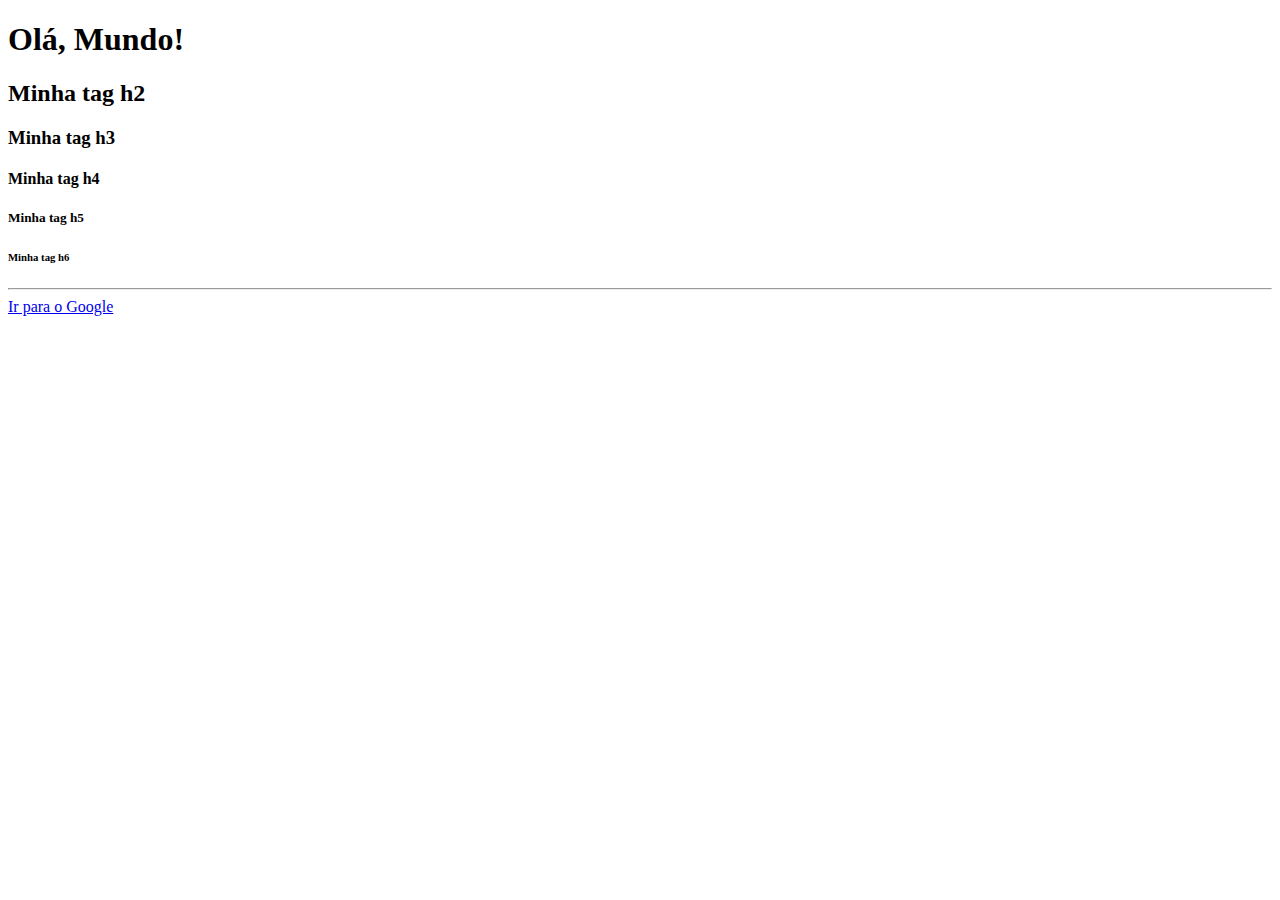
<file: HTML/index.html>
<!DOCTYPE html>
<html lang="pt-br">
<head>
  <meta charset="UTF-8">
  <meta http-equiv="X-UA-Compatible" content="IE=edge">
  <meta name="viewport" content="width=device-width, initial-scale=1.0">
  <title>Document</title>
</head>
<body>
  <h1>Olá, Mundo!</h1>
  <h2>Minha tag h2</h2>
  <h3>Minha tag h3</h3>
  <h4>Minha tag h4</h4>
  <h5>Minha tag h5</h5>
  <h6>Minha tag h6</h6>
  <hr>
  <a href="tel:11955955589" target="_blank" rel="external">Ir para o Google</a>
</body>
</html>
</file>
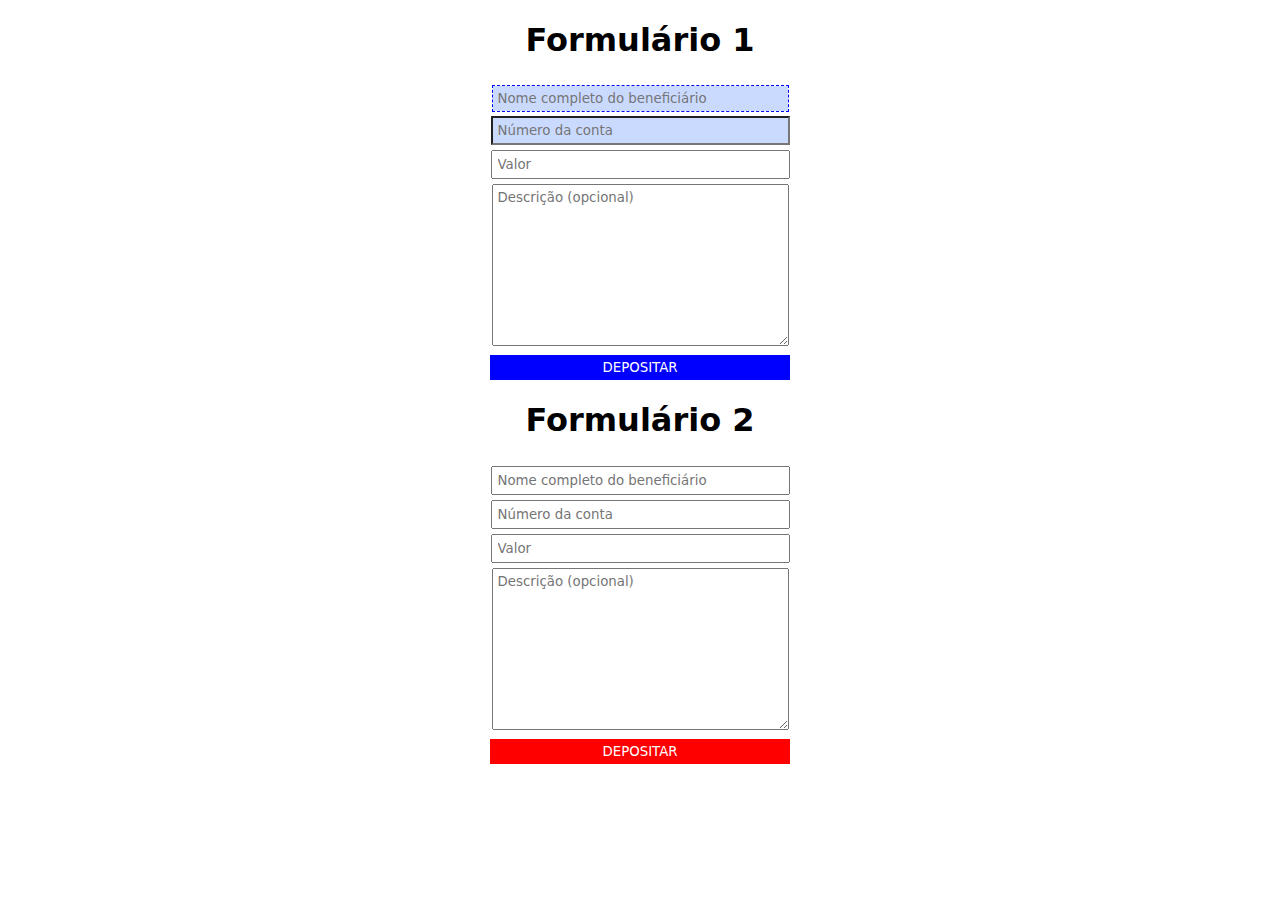
<file: revisao01.html>
<!DOCTYPE html>
<html lang="pt-br">
<head>
  <meta charset="UTF-8">
  <meta http-equiv="X-UA-Compatible" content="IE=edge">
  <meta name="viewport" content="width=device-width, initial-scale=1.0">
  <title>Formulários</title>
  <link rel="shortcut icon" href="imagens/Picol-Picol-Login.512.png" type="image/x-icon">
  <link rel="stylesheet" href="estilos/formularios.css">
</head>
<body>
  <form action="login.php">
    <h1>Formulário 1</h1>
    <input type="text" name="nome" id="inome" placeholder="Nome completo do beneficiário" required><br>
    <input type="number" name="conta" id="iconta" placeholder="Número da conta" required><br>
    <input type="number" name="valor" id="ivalor" placeholder="Valor" required><br>
    <textarea name="descricao" id="idescricao" cols="30" rows="10" placeholder="Descrição (opcional)" required></textarea><br>
    <input id="botao1" type="submit" value="DEPOSITAR">
  </form>
  <form action="cadastro.php">
    <h1>Formulário 2</h1>
    <input type="text" name="nome" id="inome" placeholder="Nome completo do beneficiário"><br>
    <input type="number" name="conta" id="iconta" placeholder="Número da conta"><br>
    <input type="number" name="valor" id="ivalor" placeholder="Valor"><br>
    <textarea name="descricao" id="idescricao" cols="30" rows="10" placeholder="Descrição (opcional)"></textarea><br>
    <input id="botao2" type="submit" value="DEPOSITAR">
  </form>
  <script src="programando.js"></script>
</body>
</html>
</file>
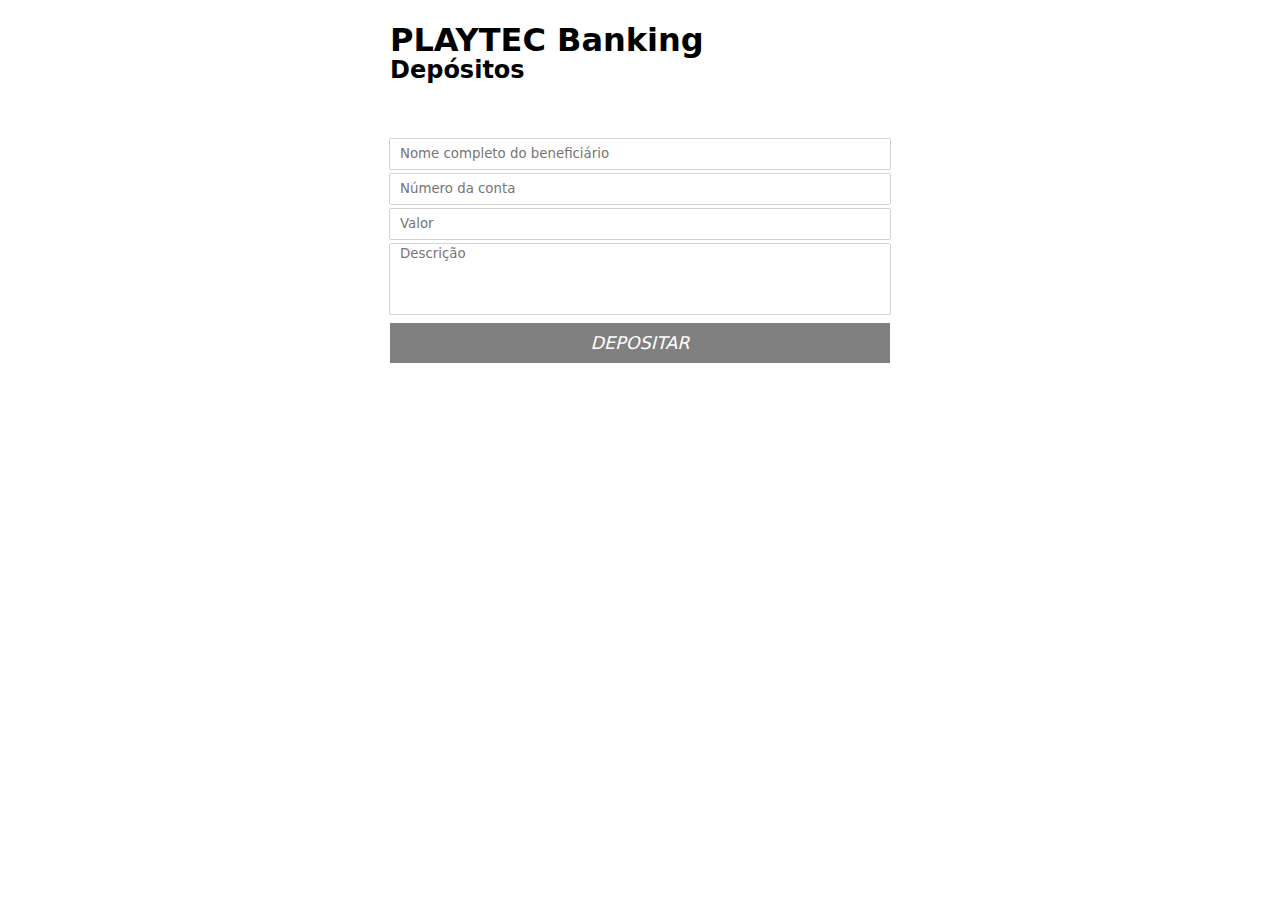
<file: revisao02.html>
<!DOCTYPE html>
<html lang="pt-br">
<head>
  <meta charset="UTF-8">
  <meta http-equiv="X-UA-Compatible" content="IE=edge">
  <meta name="viewport" content="width=device-width, initial-scale=1.0">
  <title>Formulário</title>
  <link rel="stylesheet" href="revisao02.css">
</head>
<body>
  <header>
    <h1>PLAYTEC Banking</h1>
    <h2>Depósitos</h2>
  </header>
  <form id="formulario" action="cadastro.php" method="post" autocomplete="off">
    <input type="text" name="beneficiario" id="ibeneficiario" autocomplete="username" required placeholder="Nome completo do beneficiário">
    <br>
    <input type="number" name="conta" id="iconta" required placeholder="Número da conta">
    <br>
    <input type="number" name="valor" id="ivalor" required placeholder="Valor">
    <br>
    <textarea name="descricao" id="idescricao" placeholder="Descrição" cols="30" rows="10"></textarea>
    <br>
    <input id="depositar" type="submit" value="DEPOSITAR">
  </form>
  <script src="revisao02.js"></script>
</body>
</html>
</file>
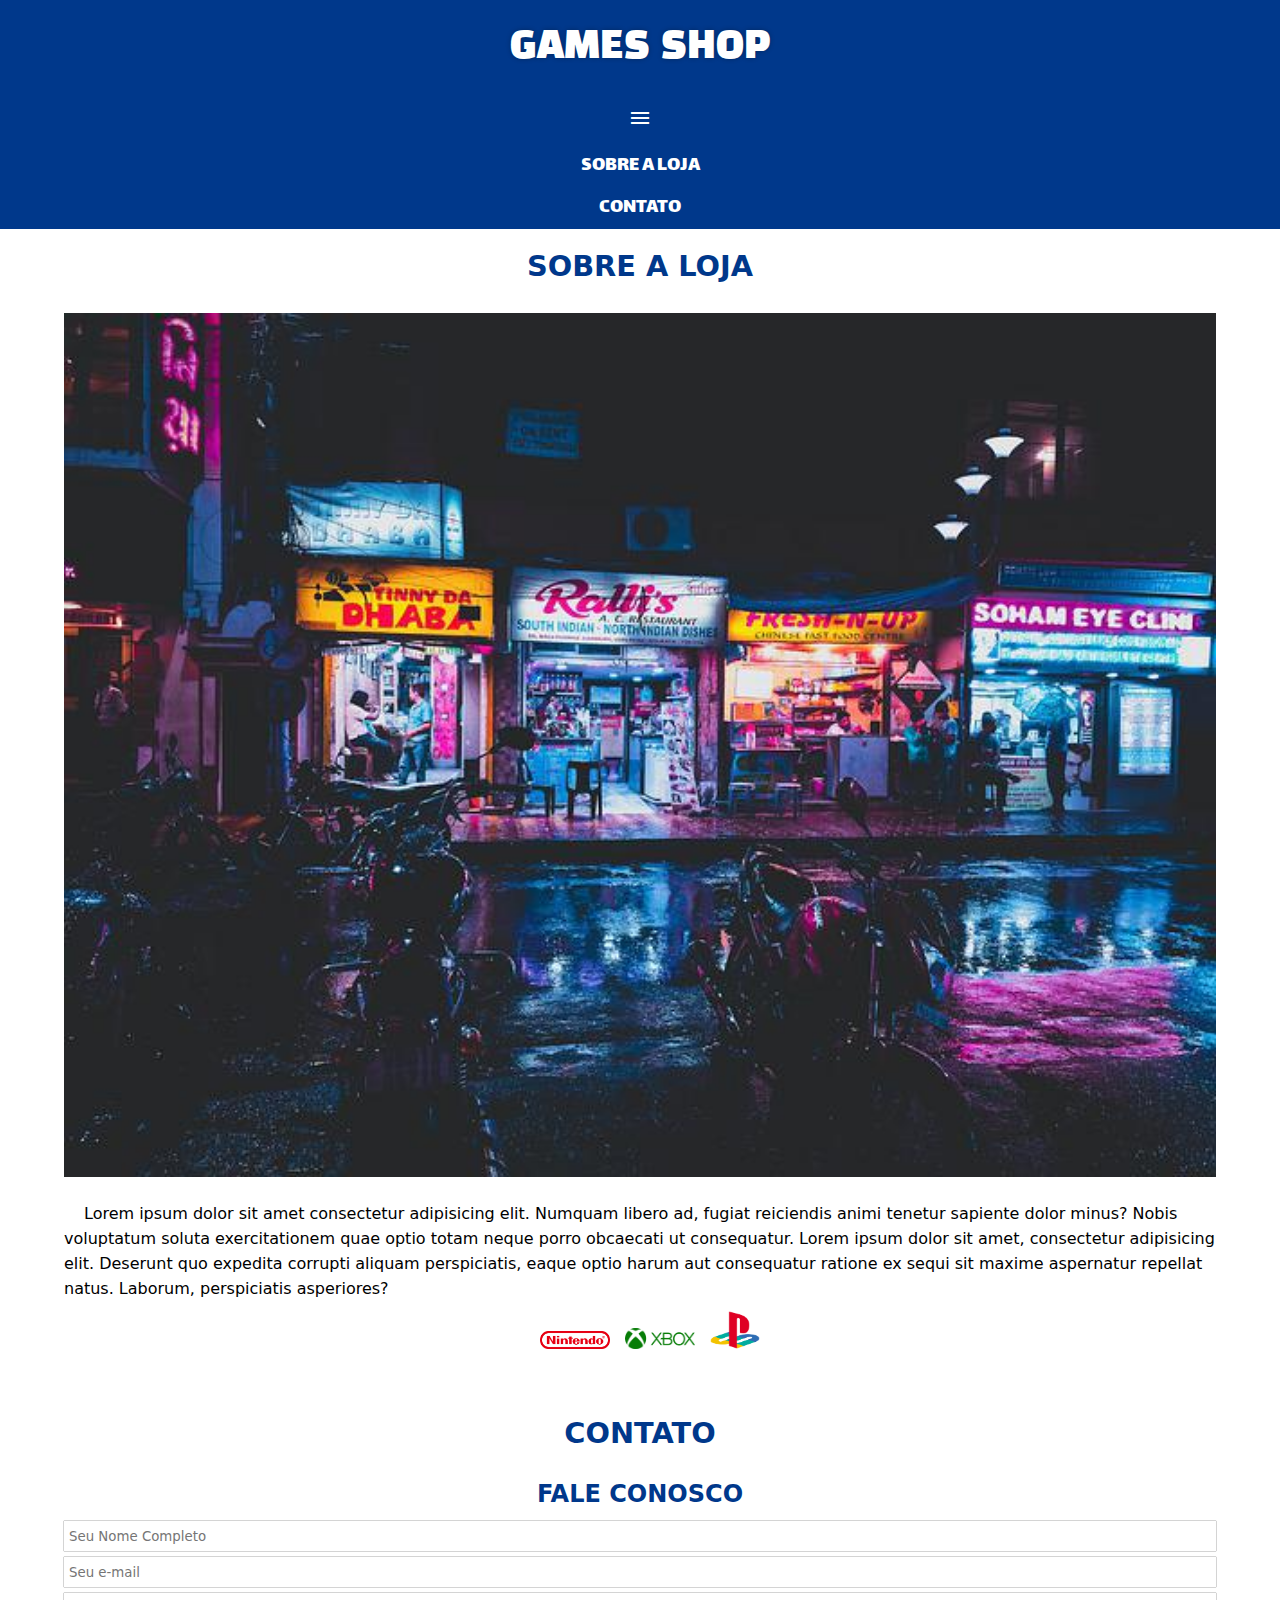
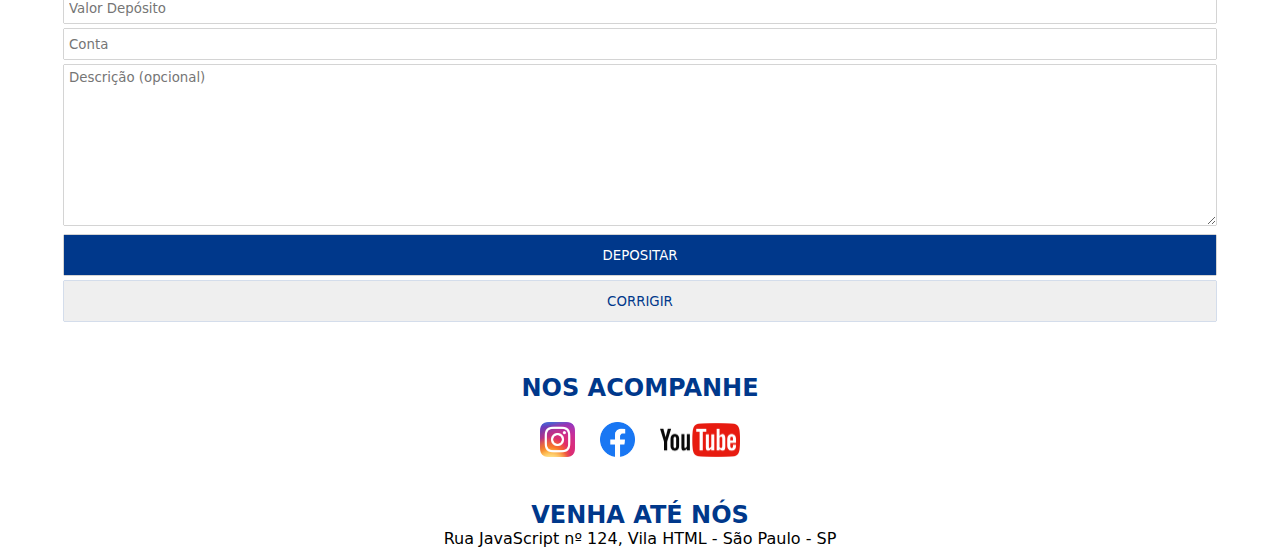
<file: revisao03.html>
<!DOCTYPE html>
<html lang="pt-br">
<head>
  <meta charset="UTF-8">
  <meta http-equiv="X-UA-Compatible" content="IE=edge">
  <meta name="viewport" content="width=device-width, initial-scale=1.0">
  <title>Games Shop</title>
  <link rel="stylesheet" href="https://fonts.googleapis.com/css2?family=Material+Symbols+Outlined:opsz,wght,FILL,GRAD@48,400,0,0" />
  <link rel="stylesheet" href="gameshop.css">
  <link rel="stylesheet" href="gameshopgeral.css">
</head>
<body onresize="mudouTela()">
  <header>
    <div class="limitador">
      <h1>games shop</h1>
      <span id="burguer" class="material-symbols-outlined" onclick="Menu()">menu</span>
      <nav id="items">
        <a id="loja" href="#sobre-a-loja">sobre a loja</a>
        <a id="contatoloja" href="#contato">contato</a>
      </nav>
    </div>
  </header>
  <main>
    <div class="limitador">
      <section id="sobre-a-loja">
        <h1>Sobre a Loja</h1>
        <div id="conteudo-sobreloja"></div>
        <div id="imagem">
          <img src="imagens/loja.jpg" alt="">
        </div>
          <div id="descricao">
            <p>Lorem ipsum dolor sit amet consectetur adipisicing elit. Numquam libero ad, fugiat reiciendis animi tenetur sapiente dolor minus? Nobis voluptatum soluta exercitationem quae optio totam neque porro obcaecati ut consequatur. Lorem ipsum dolor sit amet, consectetur adipisicing elit. Deserunt quo expedita corrupti aliquam perspiciatis, eaque optio harum aut consequatur ratione ex sequi sit maxime aspernatur repellat natus. Laborum, perspiciatis asperiores?</p>
            <div id="icones">
              <ul>
                <li><img id="nintendo-imagem" src="imagens/nintendo.png" alt="Nintendo Logo">
                <li><img id="xbox-imagem" src="imagens/xbox.png" alt="Xbox Logo">
                <li><img id="play-imagem" src="imagens/playstation.png" alt="Playstation Logo">
              </ul>
            </div>
          </div>
        </div>  
      </section>
      <div class="limitador">
        <section id="contato">
          <h1>contato</h1>
          <div id="formulario">
            <h2>fale conosco</h2>
            <form id="fale-conosco" action="cadastro.php" autocomplete="off" method="post">
              <input type="text" name="nomeCompleto" id="inomeCompleto" placeholder="Seu Nome Completo" autocomplete="username" required>
              <input type="email" name="email" id="iemail" placeholder="Seu e-mail">
              <input type="number" name="valorDeposito" id="ivalorDeposito" placeholder="Valor Depósito" required>
              <input type="number" name="numeroConta" id="inumeroConta" placeholder="Conta" required min="0" max="10" step="0.5">
              <textarea name="descricao" id="idescricao" cols="30" rows="10" placeholder="Descrição (opcional)"></textarea>
              <input type="submit" value="DEPOSITAR">
              <input type="reset" value="CORRIGIR">
            </form>
            <p class="msg-sucesso"></p>
          </div>
          <div id="redes-sociais">
            <h2>nos acompanhe</h2>
            <ul>
              <li><img id="instagram" src="imagens/instagram.png" alt="Logo-Instagram">
              <li><img id="facebook" src="imagens/facebook.png" alt="Logo-Facebook">
              <li><img id="youtube" src="imagens/youtube.png" alt="Logo-YouTube">
            </ul>
          </div>
          <div id="endereco">
            <h2>venha até nós</h2>
            <p>Rua JavaScript nº 124, Vila HTML - São Paulo - SP</p>
          </div>
        </section>
      </div>
    </div>
  </main>
  <footer>
    <p>&copy;Games Shop - Todos os direitos reservados - 2023</p>
  </footer>
  <script src="gameshop.js"></script>
</body>
</html>
</file>
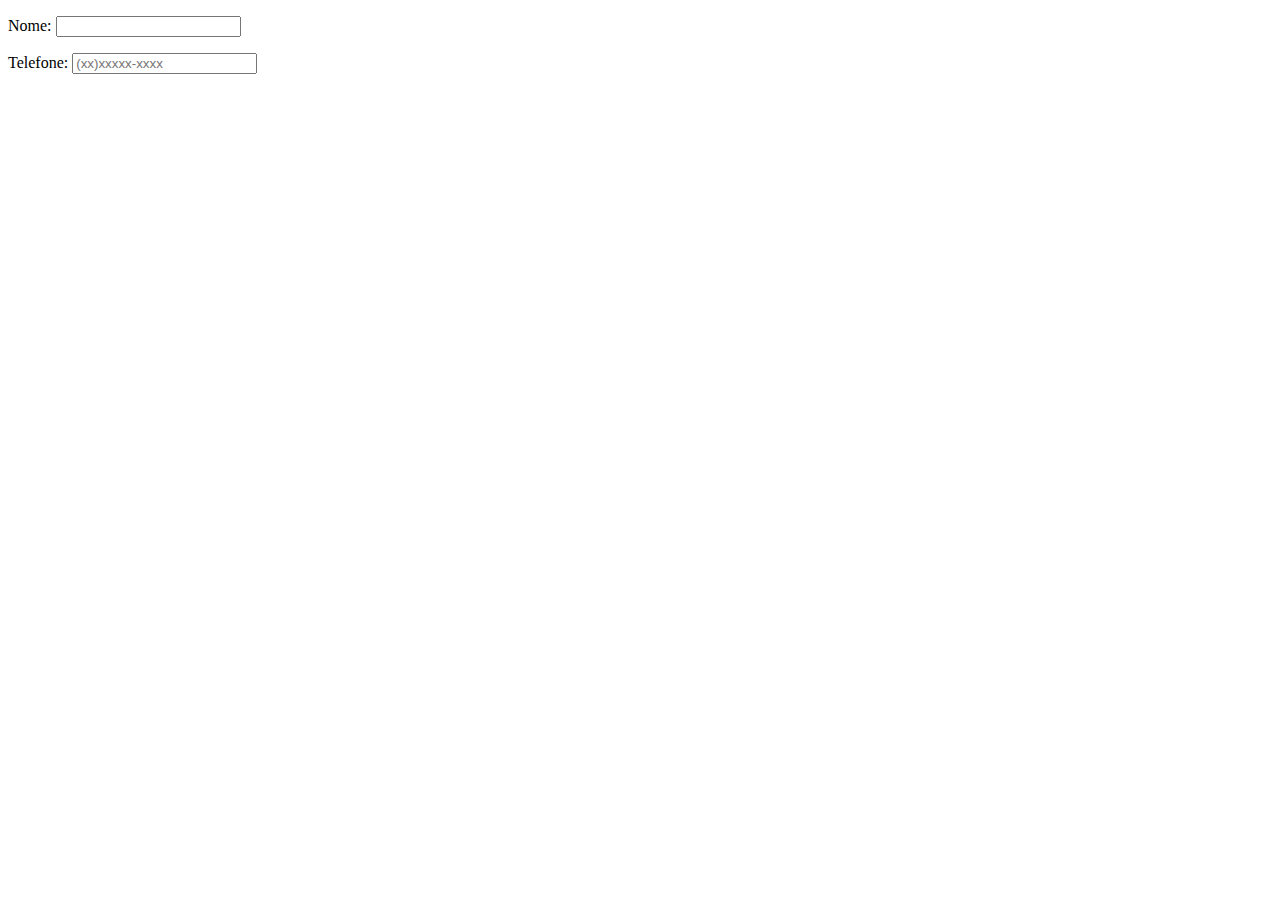
<file: HTML/formularios.html>
<!DOCTYPE html>
<html lang="pt-br">
<head>
  <meta charset="UTF-8">
  <meta http-equiv="X-UA-Compatible" content="IE=edge">
  <meta name="viewport" content="width=device-width, initial-scale=1.0">
  <title>Formulários</title>
</head>
<body>
  <form action="get">
    <p><label for="inome">Nome:</label>
      <input type="text" name="nome" id="inome">
    </p>
    <label for="itel">Telefone: </label>
    <input type="tel" name="tel" id="itel" placeholder="(xx)xxxxx-xxxx">
  </form>
</body>
</html>
</file>
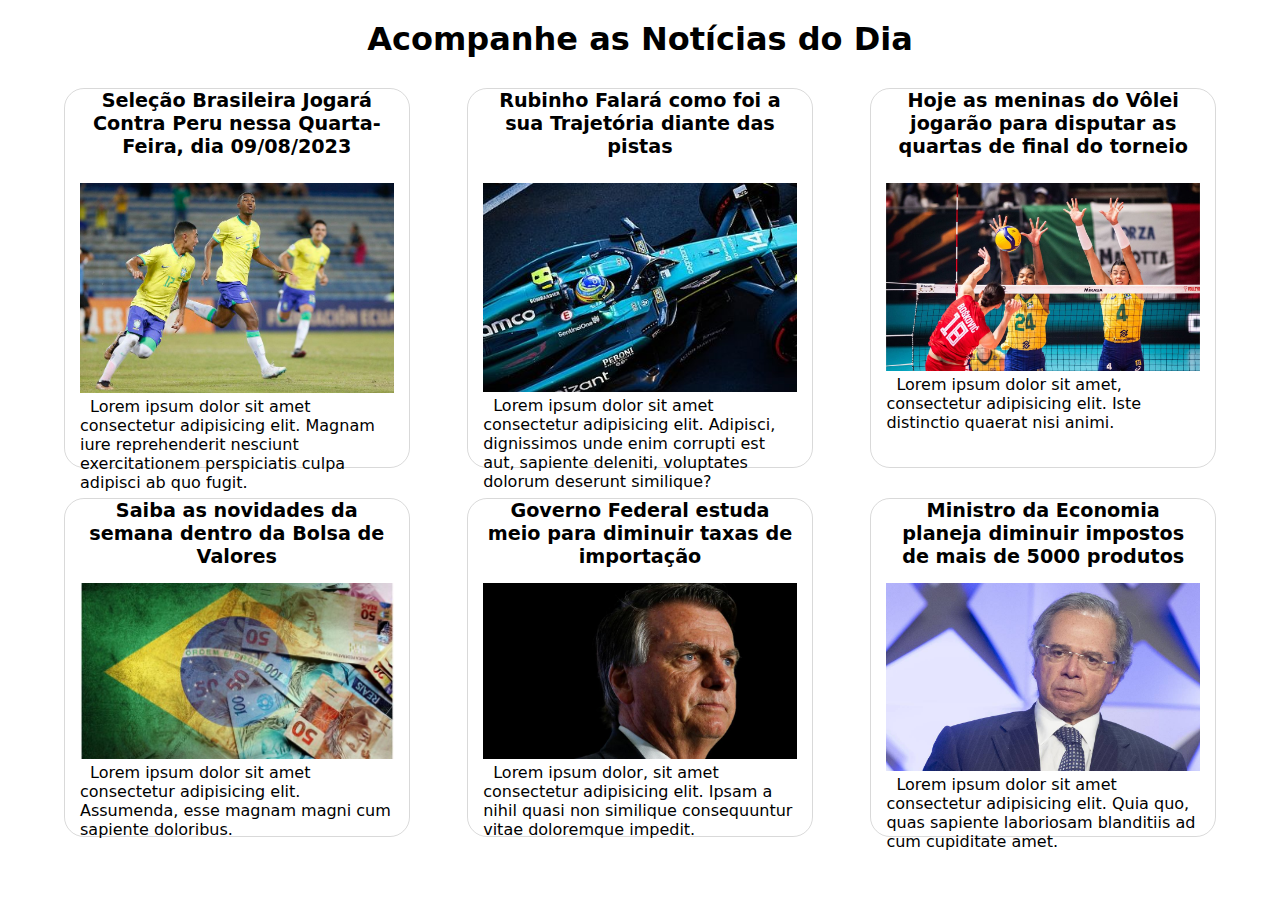
<file: HTML/noticiarios.html>
<!DOCTYPE html>
<html lang="pt-br">
<head>
  <meta charset="UTF-8">
  <meta http-equiv="X-UA-Compatible" content="IE=edge">
  <meta name="viewport" content="width=device-width, initial-scale=1.0">
  <title>PLAYTEC TÁ ON</title>
  <link rel="stylesheet" href="estilos/style.css">
</head>
<body>
  <main>
    <h1>Acompanhe as Notícias do Dia</h1>
    <section id="esportes" class="secoes">
      <article>
        <h2>Seleção Brasileira Jogará Contra Peru nessa Quarta-Feira, dia 09/08/2023</h2>
        <img src="../imagens/selecao brasileira.jpg" alt="Seleção Brasileira">
        <p>Lorem ipsum dolor sit amet consectetur adipisicing elit. Magnam iure reprehenderit nesciunt exercitationem perspiciatis culpa adipisci ab quo fugit.</p>
      </article>
      <article>
        <h2>Rubinho Falará como foi a sua Trajetória diante das pistas</h2>
        <img src="../imagens/formula 1.jpg" alt="Formula-1">
        <p>Lorem ipsum dolor sit amet consectetur adipisicing elit. Adipisci, dignissimos unde enim corrupti est aut, sapiente deleniti, voluptates dolorum deserunt similique?</p>
      </article>
      <article>
        <h2>Hoje as meninas do Vôlei jogarão para disputar as quartas de final do torneio</h2>
        <img src="../imagens/volei.jpg" alt="Volei-Feminino">
        <p>Lorem ipsum dolor sit amet, consectetur adipisicing elit. Iste distinctio quaerat nisi animi.</p>
      </article>
    </section>
    <section id="economia" class="secoes">
      <article>
        <h2>Saiba as novidades da semana dentro da Bolsa de Valores</h2>
        <img src="../imagens/economia.jpg" alt="Economia do Brasil">
        <p>Lorem ipsum dolor sit amet consectetur adipisicing elit. Assumenda, esse magnam magni cum sapiente doloribus.</p>
      </article>
      <article>
        <h2>Governo Federal estuda meio para diminuir taxas de importação</h2>
        <img src="../imagens/bolsonaro.jpg" alt="Bolsonaro">
        <p>Lorem ipsum dolor, sit amet consectetur adipisicing elit. Ipsam a nihil quasi non similique consequuntur vitae doloremque impedit.</p>
      </article>
      <article>
        <h2>Ministro da Economia planeja diminuir impostos de mais de 5000 produtos</h2>
        <img src="../imagens/guedes.jpg" alt="Guedes">
        <p>Lorem ipsum dolor sit amet consectetur adipisicing elit. Quia quo, quas sapiente laboriosam blanditiis ad cum cupiditate amet.</p>
      </article>
    </section>
  </main>
</body>
</html>
</file>
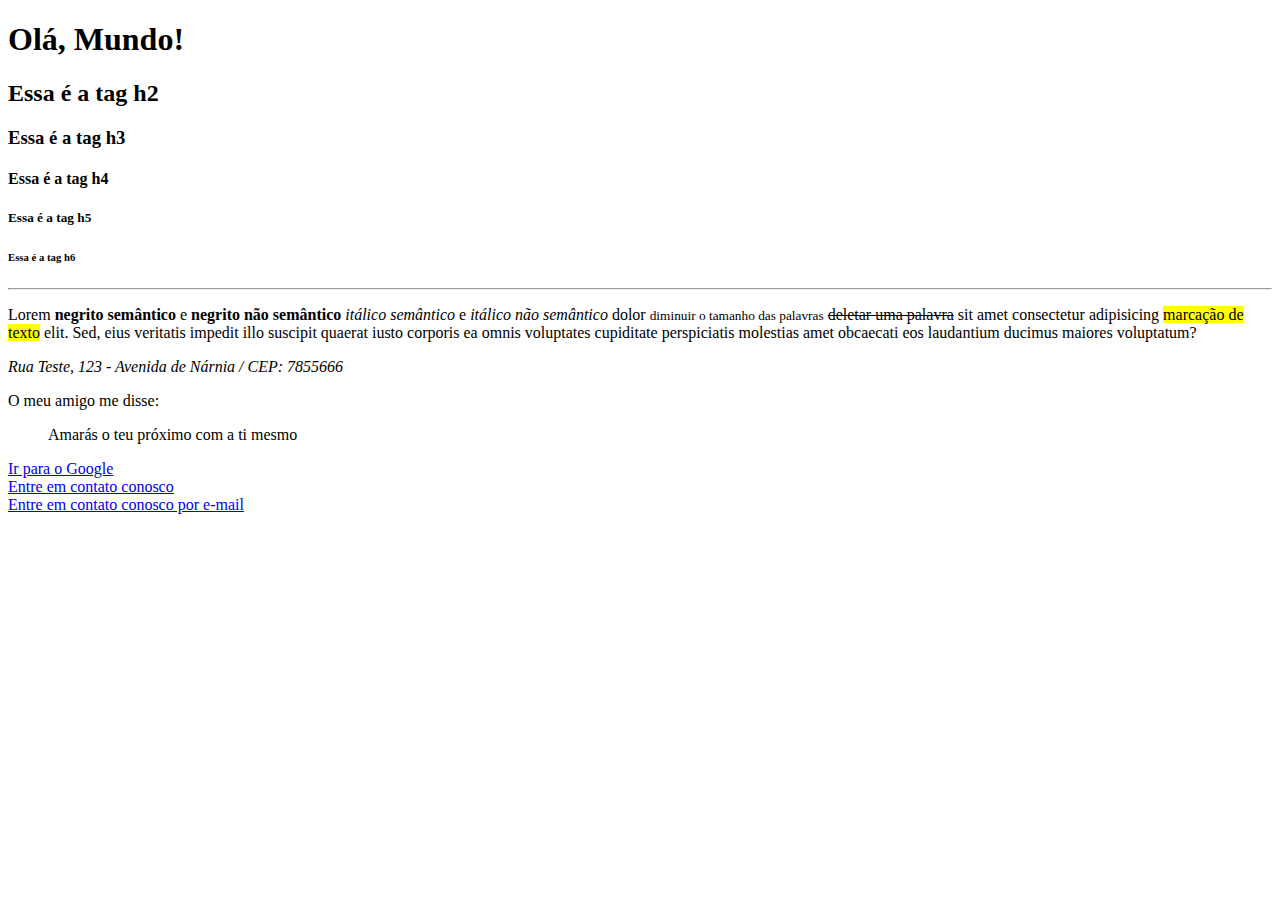
<file: HTML/resumo.html>
<!DOCTYPE html>
<html lang="pt-br">
<head>
  <meta charset="UTF-8">
  <meta http-equiv="X-UA-Compatible" content="IE=edge">
  <meta name="viewport" content="width=device-width, initial-scale=1.0">
  <title>Revisão 1</title>
</head>
<body>
  <h1>Olá, Mundo!</h1>
  <h2>Essa é a tag h2</h2>
  <h3>Essa é a tag h3</h3>
  <h4>Essa é a tag h4</h4>
  <h5>Essa é a tag h5</h5>
  <h6>Essa é a tag h6</h6>
  <hr>
  <p>
    Lorem <strong>negrito semântico</strong> e <b>negrito não semântico</b> <em>itálico semântico</em> e <i>itálico não semântico</i> dolor <small>diminuir o tamanho das palavras</small> <del>deletar uma palavra</del> sit amet consectetur adipisicing <mark>marcação de texto</mark> elit. Sed, eius veritatis impedit illo suscipit quaerat iusto corporis ea omnis voluptates cupiditate perspiciatis molestias amet obcaecati eos laudantium ducimus maiores voluptatum?
    <address>
      Rua Teste, 123 - Avenida de Nárnia / CEP: 7855666
    </address>
  </p>
  <p>
    O meu amigo me disse: 
    <blockquote>Amarás o teu próximo com a ti mesmo</blockquote>
  </p>
  <a href="https://google.com" title="Ir para o site do Google" target="_blank" rel="external">Ir para o Google</a>
  <br>
  <a href="tel:11955955589">Entre em contato conosco</a>
  <br>
  <a href="mailto:guilhermehenrique.fju@outlook.com">Entre em contato conosco por e-mail</a>
</body>
</html>
</file>
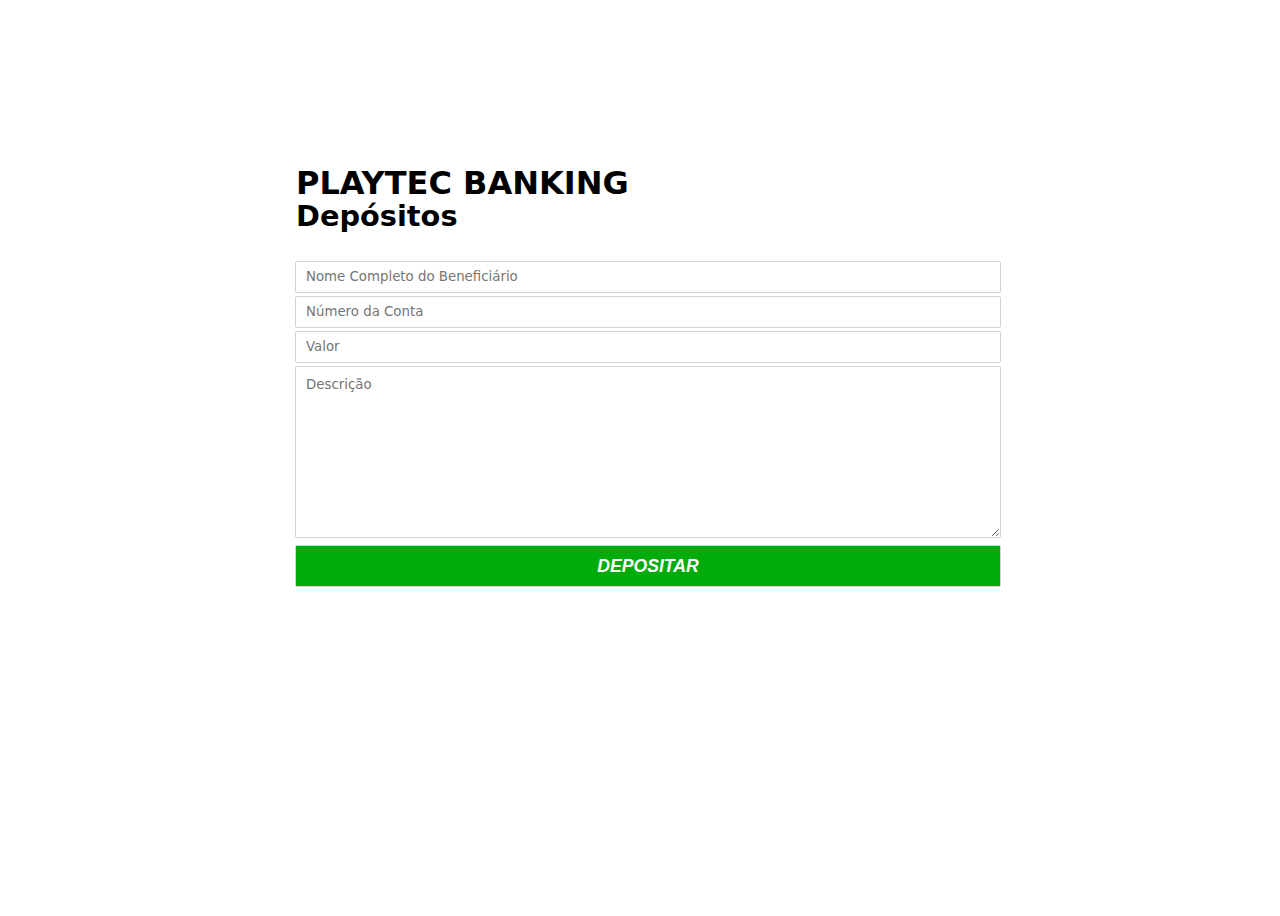
<file: revisao04/revisao04.html>
<!DOCTYPE html>
<html lang="pt-br">
<head>
  <meta charset="UTF-8">
  <meta name="viewport" content="width=device-width, initial-scale=1.0">
  <title>Formulário</title>
  <link rel="shortcut icon" href="Paomedia-Small-N-Flat-Profile-group.512.png" type="image/x-icon">
  <link rel="stylesheet" href="estilos/first.css">
</head>
<body>
  <section id="limitador">
    <h1>playtec banking</h1> 
    <h2>Depósitos</h2>
    <form action="cadastro.php" method="post" id="form-deposito">
      <input type="text" name="nomeBen" id="nomeBeneficiario" autocomplete="username" placeholder="Nome Completo do Beneficiário" required>
      <input type="number" name="numeroC" id="numeroContaBeneficiario" placeholder="Número da Conta" required>
      <input type="number" name="numeroV" id="numeroValorBeneficiario" placeholder="Valor" required>
      <textarea name="desc" id="Descricao" cols="30" rows="10" placeholder="Descrição"></textarea>
      <input type="submit" value="DEPOSITAR" onclick="validaNome()">
    </form>
    <p class="mensagem-sucesso">
      Montante de: <b>1000</b> depositado para o cliente: <b>teste</b> - conta: <b>1</b>
    </p>
  </section>
  <script src="programando.js"></script>
</body>
</html>
</file>
<file: estilos/formularios.css>
@charset "UTF-8";

* {
  font-family:system-ui, -apple-system, BlinkMacSystemFont, 'Segoe UI', Roboto, Oxygen, Ubuntu, Cantarell, 'Open Sans', 'Helvetica Neue', sans-serif;
}

form {
  width: 300px;
  margin: auto;
  text-align: center;
}

form input, form textarea {
  margin-top: 5px;
  padding: 5px;
}

input[type='text'], input[type='number'], textarea {
  width: 95%;
  /*background-color: #cadaff;*/
}

input[type='submit'] {
  padding: 5px;
  width: 100%;
  cursor: pointer;
  border: none;
}
</file>
<file: revisao02.css>
@charset "UTF-8";

* {
  font-family:system-ui, -apple-system, BlinkMacSystemFont, 'Segoe UI', Roboto, Oxygen, Ubuntu, Cantarell, 'Open Sans', 'Helvetica Neue', sans-serif;
}

header {
  width: 500px;
  margin: auto;
}

header > h2 {
  margin-top: -25px;
  margin-bottom: 50px;
}

form {
  width: 500px;
  margin: auto;
}

input[type='text'], input[type='number'], textarea {
  box-sizing: border-box;
  width: 100%;
  height: 30px;
  margin-top: 5px;
  padding-left: 10px;
  border: none;
  box-shadow: 0px 0px 1px black;
}

input[type='submit'] {
  width: 100%;
  height: 40px;
  font-style: italic;
  background-color: gray;
  color: white;
  border: none;
  margin-top: 5px;
  font-size: 1.1em;
  cursor: pointer;
}

textarea {
  height: 70px;
  resize: none;
}

input[type='text']:focus-within {
  outline-color: gray;
}

input[type='number']:focus-within {
  outline-color: gray;
}

textarea:focus-within {
  outline-color: gray;
}
</file>
<file: gameshop.css>
@charset "UTF-8";

@import url('https://fonts.googleapis.com/css2?family=Black+Han+Sans&display=swap');

@import url('https://fonts.googleapis.com/css2?family=Lalezar&display=swap');

:root {
  --fonteprincipal: 'Black Han Sans', sans-serif;
  --fontesecundaria: 'Lalezar', cursive;
}

* {
  margin: 0px;
  padding: 0px;
  font-family:system-ui, -apple-system, BlinkMacSystemFont, 'Segoe UI', Roboto, Oxygen, Ubuntu, Cantarell, 'Open Sans', 'Helvetica Neue', sans-serif;
}

::-webkit-scrollbar {
  width: 0px;
  height: 0px;
}

header {
  background-color: #00388b;
  color: white;
  width: 100vw;
}

.limitador {
  width: 90%;
  margin: auto;
}

#burguer {
  width: 100%;
  text-align: center;
  padding: 15px 0px;
  cursor: pointer;
}

#burguer:hover {
  background-color: #002761;
  transition-duration: .2s;
}

header > .limitador > h1 {
  text-transform: uppercase;
  text-align: center;
  font: normal 500 2.3em var(--fonteprincipal);
  padding: 25px 0px 20px 0px;
  text-shadow: 0px 0px 5px rgba(0, 0, 0, 0.30);
}

header > .limitador > nav > a {
  background-color: #00388b;
  display: block;
  text-align: center;
  padding: 5px 0px;
  color: white;
  text-decoration: none;
  text-transform: uppercase;
  font-size: 1.4em;
  font: normal 500 1.3em var(--fontesecundaria);
}

header > .limitador > nav > a:hover {
  background-color: #002761;
  transition-duration: .2s;
}

#items {
  display: none;
}

main {
  width: 100vw;
}

#sobre-a-loja {
  margin: 20px auto;
}

#sobre-a-loja > h1 {
  text-align: center;
  font-family:system-ui, -apple-system, BlinkMacSystemFont, 'Segoe UI', Roboto, Oxygen, Ubuntu, Cantarell, 'Open Sans', 'Helvetica Neue', sans-serif;
  font-size: 1.8em;
  margin-bottom: 20px;
  color: #00388b;
  text-transform: uppercase;
}

#descricao {
  display: block;
  margin: 10px auto;
  text-indent: 20px;
  line-height: 25px;
}

#icones {
  text-align: center;
}

#icones li {
  display: inline;
  margin: 5px;
}

#nintendo-imagem {
  width: 70px;
}

#xbox-imagem {
  width: 70px;
}

#play-imagem {
  width: 50px;
}

main img {
  width: 100%;
  margin: 10px auto;
}

#contato {
  margin-top: 50px;
}

#contato > h1 {
  font-family:system-ui, -apple-system, BlinkMacSystemFont, 'Segoe UI', Roboto, Oxygen, Ubuntu, Cantarell, 'Open Sans', 'Helvetica Neue', sans-serif;
  font-size: 1.8em;
  color: #00388b;
  text-align: center;
  text-transform: uppercase;
}

#formulario {
  width: 100%;
  margin: 20px auto;
}

#formulario > h2 {
  color: #00388b;
  text-align: center;
  text-transform: uppercase;
  font-family:system-ui, -apple-system, BlinkMacSystemFont, 'Segoe UI', Roboto, Oxygen, Ubuntu, Cantarell, 'Open Sans', 'Helvetica Neue', sans-serif;
  font-size: 1.5em;
  padding: 10px 0px;
}

form input, form textarea {
  width: 100%;
  box-sizing: border-box;
  padding: 5px;
  margin: 3px 0px;
  border: none;
  box-shadow: 0px 0px 1px black;
}

form input:focus-within {
  outline-color: #00388b;
}

form textarea:focus-within {
  outline-color: #00388b;
}

form input {
  height: 30px;
}

input[type='submit'] {
  height: 40px;
  cursor: pointer;
  background-color: #00388b;
  color: white;
  border: none;
}

input[type='reset'] {
  color: #00388b;
  box-shadow: 0px 0px 1px #00388b;
}

input[type='submit']:hover {
  background-color: #002761;
  transition-duration: .3s;
}

input[type='reset']:hover {
  background-color: #8cb0e6;
  color: white;
  transition-duration: .3s;
}

input[type='submit']:active {
  background-color: #00388b;
  transition-duration: .1s;
}

input[type='reset']:active {
  background-color: white;
  color: #00388b;
  transition-duration: .1s;
}

input[type='reset'] {
  height: 40px;
  cursor: pointer;
}

#redes-sociais {
  text-align: center;
  margin-top: 50px;
}

#redes-sociais h2 {
  text-transform: uppercase;
  color: #00388b;
  margin-bottom: 10px;
}

#redes-sociais li {
  list-style-type: none;
  display: inline;
  margin: 10px;
}

#instagram {
  width: 35px;
}

#facebook {
  width: 35px;
}

#youtube {
  width: 80px;
}

#endereco {
  text-align: center;
  margin-top: 30px;
}

#endereco h2 {
  color: #00388b;
  text-transform: uppercase;
}

footer {
  margin-top: 50px;
  background-color: #00388b;
  text-align: center;
  color: white;
  padding: 10px 0px;
}

.msg-sucesso {
  background-color: green;
  color: white;
  padding: 15px;
  display: none;
}
</file>
<file: gameshopgeral.css>
@charset "UTF-8";

/* Typical Device Breakpoints 

-----------------------------

Pequenas telas: até 600px
Celular: de 600px até 768px
Tablet: 768px até 992px
Desktop: 992px até 1200px
Grandes telas: acima de 1200px

*/

@media screen and (min-width: 768px) and (max-width: 992px) {

  #conteudo-sobreloja {
    display: flex;
    margin-top: 30px;
  }

  #burguer {
    display: none;
  }

  #imagem {
    background-color: red;
    height: 350px;
    width: 50%;
    float: left;
  }

  #imagem > img {
    width: 100%;
    height: 100%;
    margin-top: 0px;
  }

  #sobre-a-loja > h1 {
    width: 100%;
  }

  /*header {
    display: flex;
    flex-wrap: wrap;
  }*/

  header > .limitador > h1 {
    width: 60%;
    text-align: left;
    text-align: left;
  }

  header .limitador {
    display: flex;
    align-items: center;
    position: relative;
  }

  #items {
    display: block;
    width: 45%;
    box-sizing: border-box;
  }

  #items > #loja {
    float: left;
    width: 45%;
    margin: 0px;
  }

  #items > #contatoloja {
    width: 45%;
  }

  #items li {
    display: inline;
  }

  #items > a {
    width: 35%;
    text-align: center;
    float: right;
    margin-left: 5px;
  }

  header > .limitador > nav > a:hover {
    background-color: transparent;
  }

  #sobre-a-loja > h1 {
    text-align: left;
    margin-bottom: 10px;
  }

  #descricao {
    display: block;
    box-sizing: border-box;
    width: 50%;
    float: right;
    height: 350px;
    margin: 0px;
    padding: 10px;
  }

  #descricao > p {
    font-size: 1em;
  }

  #icones {
    display: block;
    margin-top: 5px;
    width: 100%;
  }

  #icones ul {
    width: 100%;
  }

  #icones li {
    float: left;
  }

  #nintendo-imagem {
    width: 80px;
    float: left;
  }

  #xbox-imagem {
    float: left;
  }

  #play-imagem {
    width: 35px;
    float: left;
  }

  #contato {
    margin-top: 400px;
    height: 550px;
    background-color: yellow;
  }

  #formulario {
    background-color: red;
    width: 50%;
    float: left;
  }

  #formulario > h2 {
    text-align: left;
  }

  #redes-sociais {
    width: 47%;
    float: right;
    background-color: green;
    margin-top: 20px;
    text-align: left;
    padding: 10px;
  }

  #endereco {
    background-color: blue;
    width: 100%;
  }
}
</file>
<file: HTML/estilos/style.css>
@charset "UTF-8";

* {
  margin: 0px;
  padding: 0px;
  font-family:system-ui, -apple-system, BlinkMacSystemFont, 'Segoe UI', Roboto, Oxygen, Ubuntu, Cantarell, 'Open Sans', 'Helvetica Neue', sans-serif;
  box-sizing: border-box;
}

html, body {
  width: 100vw;
  height: 100vh;
}

main {
  width: 100vw;
}

h1 {
  text-align: center;
  padding-top: 20px;
  margin-bottom: 20px;
}

section {
  display: flex;
  justify-content: space-between;
  margin-bottom: 20px;
}

section > article {
  width: 30%;
  border: 1px solid rgba(0, 0, 0, 0.15);
  border-radius: 20px;
  padding: 0px 15px;
}

section > article > p {
  text-indent: 10px;
  height: 20%;
}

section > article > h2 {
  text-align: center;
  font-size: 1.2em;
  height: 25%;
}

section img {
  width: 100%;
}

.secoes {
  width: 90%;
  margin: 30px auto;
}
</file>
<file: revisao04/estilos/first.css>
@charset "UTF-8";

* {
  font-family: system-ui, -apple-system, BlinkMacSystemFont, 'Segoe UI', Roboto, Oxygen, Ubuntu, Cantarell, 'Open Sans', 'Helvetica Neue', sans-serif;
}

::-webkit-scrollbar {
  width: 0px;
}

body {
  position: relative;
  width: 100vw;
  height: 100vh;
  /*background-color: blueviolet;*/
}

h1 {
  text-transform: uppercase;
  font-size: 2em;
}

h2 {
  font-size: 1.8em;
  margin-top: -25px;
}

#limitador {
  position: absolute;
  background-color: white;
  top: 50%;
  left: 50%;
  transform: translate(-50%, -50%);
  width: 55vw;
  height: 70vh;
}

input[type='text'] {
  width: 100%;
  box-sizing: border-box;
}

input[type='number'] {
  width: 100%;
  box-sizing: border-box;
}

input {
  margin-top: 5px;
  height: 30px;
  padding: 10px;
  border: none;
  box-shadow: 0px 0px 1px black;
}

input[type='submit'] {
  width: 100%;
  height: 40px;
  font: italic bold 1.1em sans-serif; 
  color: white;
  background-color: rgb(0, 172, 11);
  cursor: pointer;
}

input[type='submit']:hover {
  background-color: rgb(0, 137, 9);
  transition-duration: .3s;
}

input[type='submit']:active {
  background-color: rgb(0, 205, 14);
  transition-duration: .1s;
}

textarea {
  width: 100%;
  box-sizing: border-box;
  margin-top: 5px;
  border: none;
  box-shadow: 0px 0px 1px black;
  padding: 10px;
}

.mensagem-sucesso {
  display: none;
  background-color: rgb(0, 137, 9);
  color: white;
  padding: 12px;
  font-size: .9em;
}
</file>
